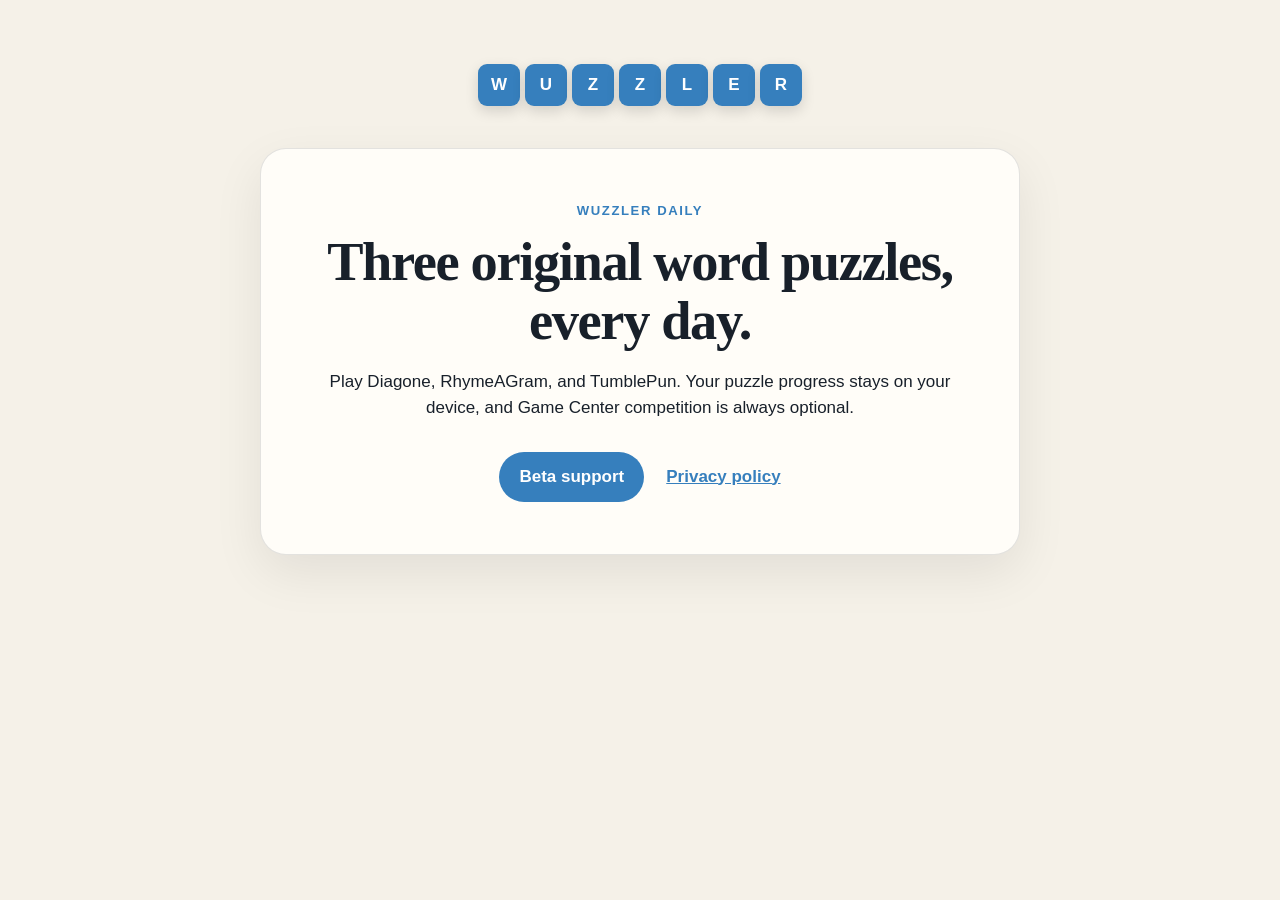
<file: Docs/index.html>
<!doctype html>
<html lang="en">
<head>
  <meta charset="utf-8">
  <meta name="viewport" content="width=device-width, initial-scale=1">
  <meta name="color-scheme" content="light dark">
  <title>Wuzzler Daily</title>
  <link rel="stylesheet" href="./assets/site.css">
</head>
<body>
  <main class="page">
    <header class="brand" aria-label="Wuzzler">
      <span>W</span><span>U</span><span>Z</span><span>Z</span><span>L</span><span>E</span><span>R</span>
    </header>
    <section class="card hero">
      <p class="eyebrow">Wuzzler Daily</p>
      <h1>Three original word puzzles, every day.</h1>
      <p>Play Diagone, RhymeAGram, and TumblePun. Your puzzle progress stays on your device, and Game Center competition is always optional.</p>
      <nav aria-label="Wuzzler information">
        <a class="button" href="./support/">Beta support</a>
        <a class="text-link" href="./privacy/">Privacy policy</a>
      </nav>
    </section>
  </main>
</body>
</html>
</file>
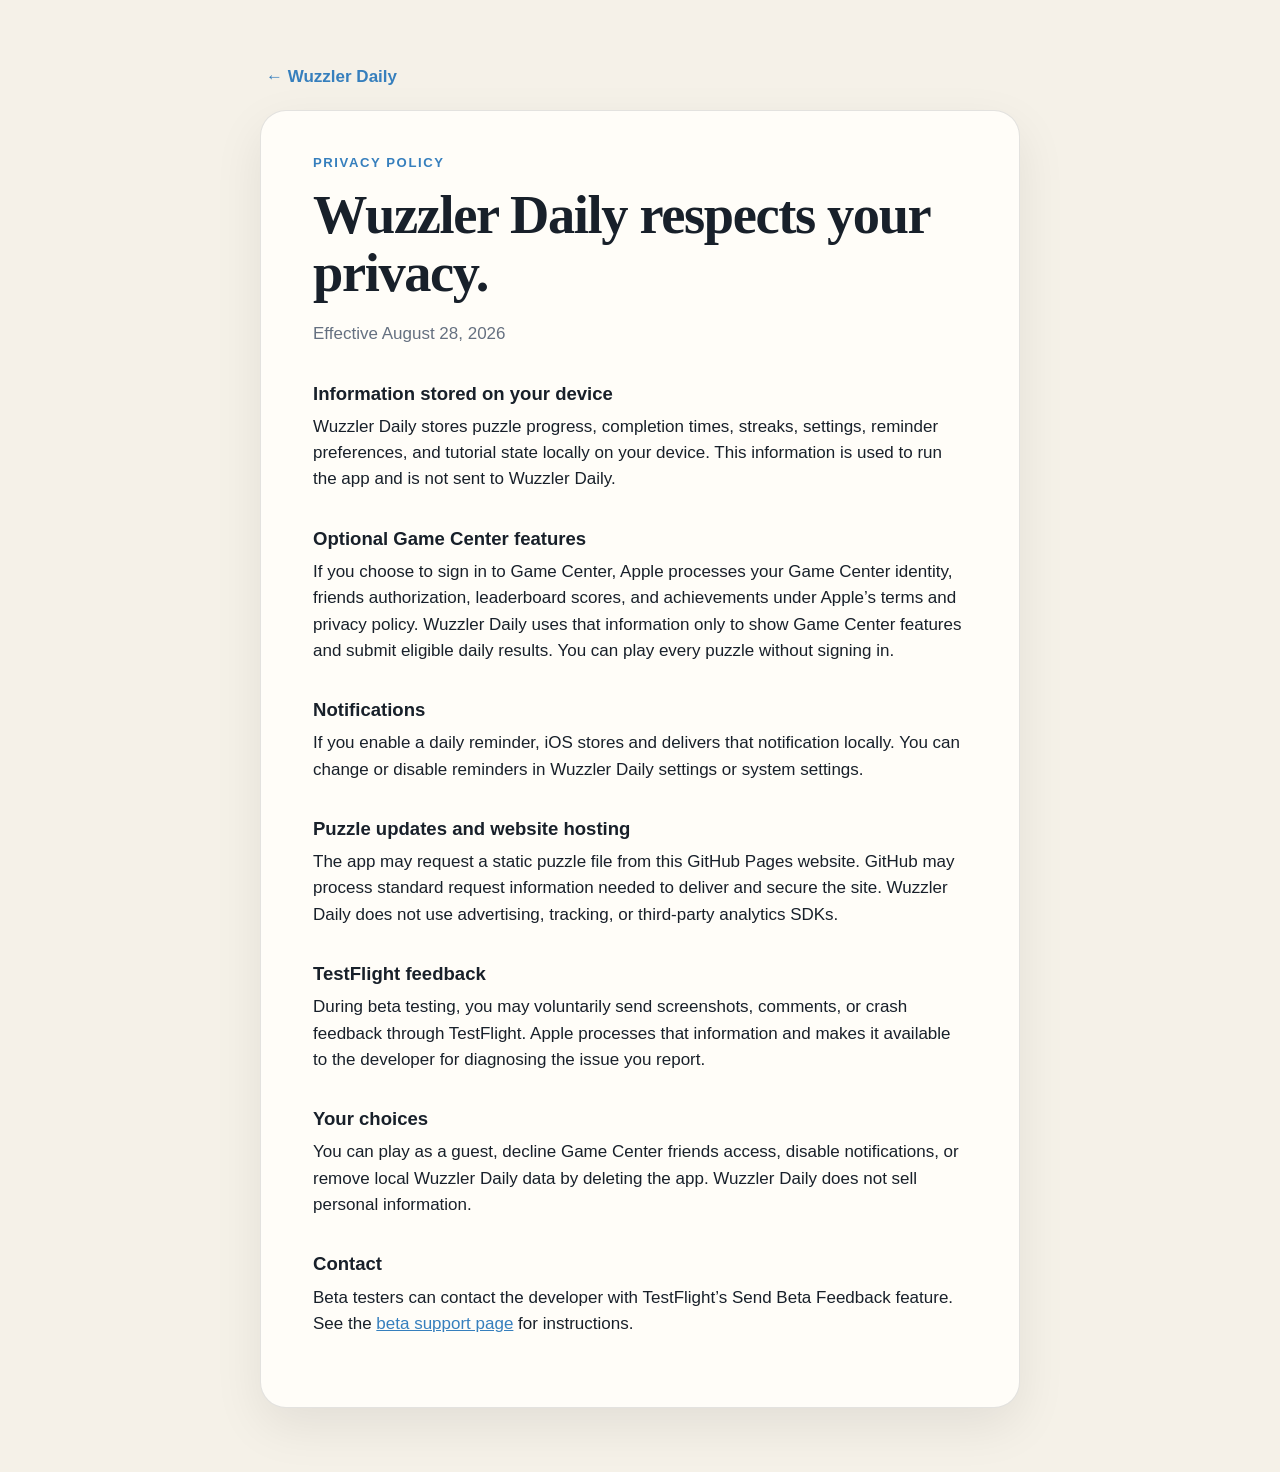
<file: Docs/privacy/index.html>
<!doctype html>
<html lang="en">
<head>
  <meta charset="utf-8">
  <meta name="viewport" content="width=device-width, initial-scale=1">
  <meta name="color-scheme" content="light dark">
  <title>Privacy — Wuzzler Daily</title>
  <link rel="stylesheet" href="../assets/site.css">
</head>
<body>
  <main class="page document">
    <a class="back" href="../">← Wuzzler Daily</a>
    <article class="card">
      <p class="eyebrow">Privacy policy</p>
      <h1>Wuzzler Daily respects your privacy.</h1>
      <p class="updated">Effective August 28, 2026</p>

      <h2>Information stored on your device</h2>
      <p>Wuzzler Daily stores puzzle progress, completion times, streaks, settings, reminder preferences, and tutorial state locally on your device. This information is used to run the app and is not sent to Wuzzler Daily.</p>

      <h2>Optional Game Center features</h2>
      <p>If you choose to sign in to Game Center, Apple processes your Game Center identity, friends authorization, leaderboard scores, and achievements under Apple’s terms and privacy policy. Wuzzler Daily uses that information only to show Game Center features and submit eligible daily results. You can play every puzzle without signing in.</p>

      <h2>Notifications</h2>
      <p>If you enable a daily reminder, iOS stores and delivers that notification locally. You can change or disable reminders in Wuzzler Daily settings or system settings.</p>

      <h2>Puzzle updates and website hosting</h2>
      <p>The app may request a static puzzle file from this GitHub Pages website. GitHub may process standard request information needed to deliver and secure the site. Wuzzler Daily does not use advertising, tracking, or third-party analytics SDKs.</p>

      <h2>TestFlight feedback</h2>
      <p>During beta testing, you may voluntarily send screenshots, comments, or crash feedback through TestFlight. Apple processes that information and makes it available to the developer for diagnosing the issue you report.</p>

      <h2>Your choices</h2>
      <p>You can play as a guest, decline Game Center friends access, disable notifications, or remove local Wuzzler Daily data by deleting the app. Wuzzler Daily does not sell personal information.</p>

      <h2>Contact</h2>
      <p>Beta testers can contact the developer with TestFlight’s Send Beta Feedback feature. See the <a href="../support/">beta support page</a> for instructions.</p>
    </article>
  </main>
</body>
</html>
</file>
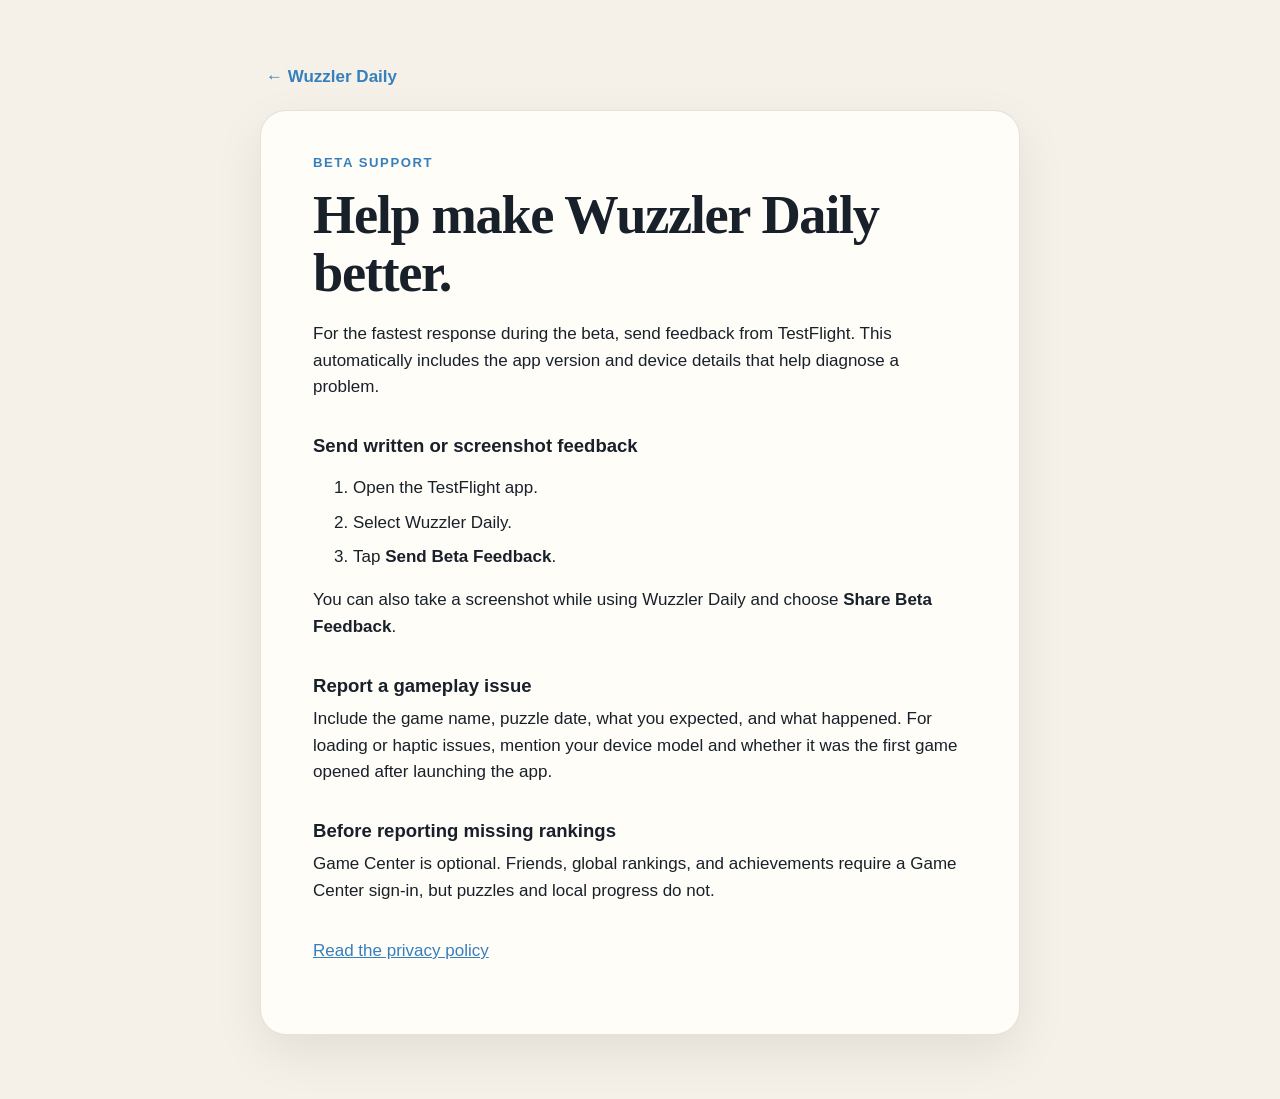
<file: Docs/support/index.html>
<!doctype html>
<html lang="en">
<head>
  <meta charset="utf-8">
  <meta name="viewport" content="width=device-width, initial-scale=1">
  <meta name="color-scheme" content="light dark">
  <title>Beta Support — Wuzzler Daily</title>
  <link rel="stylesheet" href="../assets/site.css">
</head>
<body>
  <main class="page document">
    <a class="back" href="../">← Wuzzler Daily</a>
    <article class="card">
      <p class="eyebrow">Beta support</p>
      <h1>Help make Wuzzler Daily better.</h1>
      <p>For the fastest response during the beta, send feedback from TestFlight. This automatically includes the app version and device details that help diagnose a problem.</p>

      <h2>Send written or screenshot feedback</h2>
      <ol>
        <li>Open the TestFlight app.</li>
        <li>Select Wuzzler Daily.</li>
        <li>Tap <strong>Send Beta Feedback</strong>.</li>
      </ol>
      <p>You can also take a screenshot while using Wuzzler Daily and choose <strong>Share Beta Feedback</strong>.</p>

      <h2>Report a gameplay issue</h2>
      <p>Include the game name, puzzle date, what you expected, and what happened. For loading or haptic issues, mention your device model and whether it was the first game opened after launching the app.</p>

      <h2>Before reporting missing rankings</h2>
      <p>Game Center is optional. Friends, global rankings, and achievements require a Game Center sign-in, but puzzles and local progress do not.</p>

      <p class="footer-link"><a href="../privacy/">Read the privacy policy</a></p>
    </article>
  </main>
</body>
</html>
</file>
<file: Docs/assets/site.css>
:root {
  color-scheme: light dark;
  --canvas: #f5f1e8;
  --surface: #fffdf8;
  --ink: #18202a;
  --muted: #657080;
  --accent: #367fbd;
  --line: rgba(24, 32, 42, 0.12);
}

@media (prefers-color-scheme: dark) {
  :root {
    --canvas: #17191c;
    --surface: #22262b;
    --ink: #f5f3ec;
    --muted: #b5bdc8;
    --accent: #75b6eb;
    --line: rgba(255, 255, 255, 0.13);
  }
}

* { box-sizing: border-box; }

body {
  margin: 0;
  background: var(--canvas);
  color: var(--ink);
  font: 17px/1.55 ui-rounded, -apple-system, BlinkMacSystemFont, "Segoe UI", sans-serif;
}

a { color: var(--accent); }

.page {
  width: min(760px, calc(100% - 40px));
  margin: 0 auto;
  padding: 64px 0;
}

.brand {
  display: flex;
  justify-content: center;
  gap: 5px;
  margin-bottom: 42px;
}

.brand span {
  display: grid;
  place-items: center;
  width: 42px;
  height: 42px;
  border-radius: 9px;
  background: var(--accent);
  color: white;
  font-weight: 800;
  box-shadow: 0 5px 14px rgba(0, 0, 0, 0.14);
}

.card {
  padding: clamp(26px, 6vw, 52px);
  border: 1px solid var(--line);
  border-radius: 26px;
  background: var(--surface);
  box-shadow: 0 18px 50px rgba(0, 0, 0, 0.08);
}

.hero { text-align: center; }

h1 {
  margin: 0 0 18px;
  font: 750 clamp(2rem, 7vw, 3.4rem)/1.08 ui-serif, Georgia, serif;
  letter-spacing: -0.025em;
}

h2 {
  margin: 34px 0 8px;
  font-size: 1.16rem;
  line-height: 1.3;
}

p { margin: 0 0 18px; }

.eyebrow {
  margin-bottom: 12px;
  color: var(--accent);
  font-size: 0.82rem;
  font-weight: 800;
  letter-spacing: 0.12em;
  text-transform: uppercase;
}

.updated { color: var(--muted); }

nav {
  display: flex;
  justify-content: center;
  align-items: center;
  gap: 22px;
  margin-top: 30px;
}

.button {
  padding: 12px 20px;
  border-radius: 999px;
  background: var(--accent);
  color: white;
  font-weight: 750;
  text-decoration: none;
}

.text-link, .back { font-weight: 650; }

.back {
  display: inline-block;
  margin: 0 0 20px 6px;
  text-decoration: none;
}

.document .card { padding-top: 42px; }
.document li { margin-bottom: 8px; }
.footer-link { margin-top: 34px; }

@media (max-width: 520px) {
  .page { padding: 30px 0; }
  .brand span { width: 35px; height: 35px; }
  nav { align-items: stretch; flex-direction: column; gap: 14px; }
}
</file>
